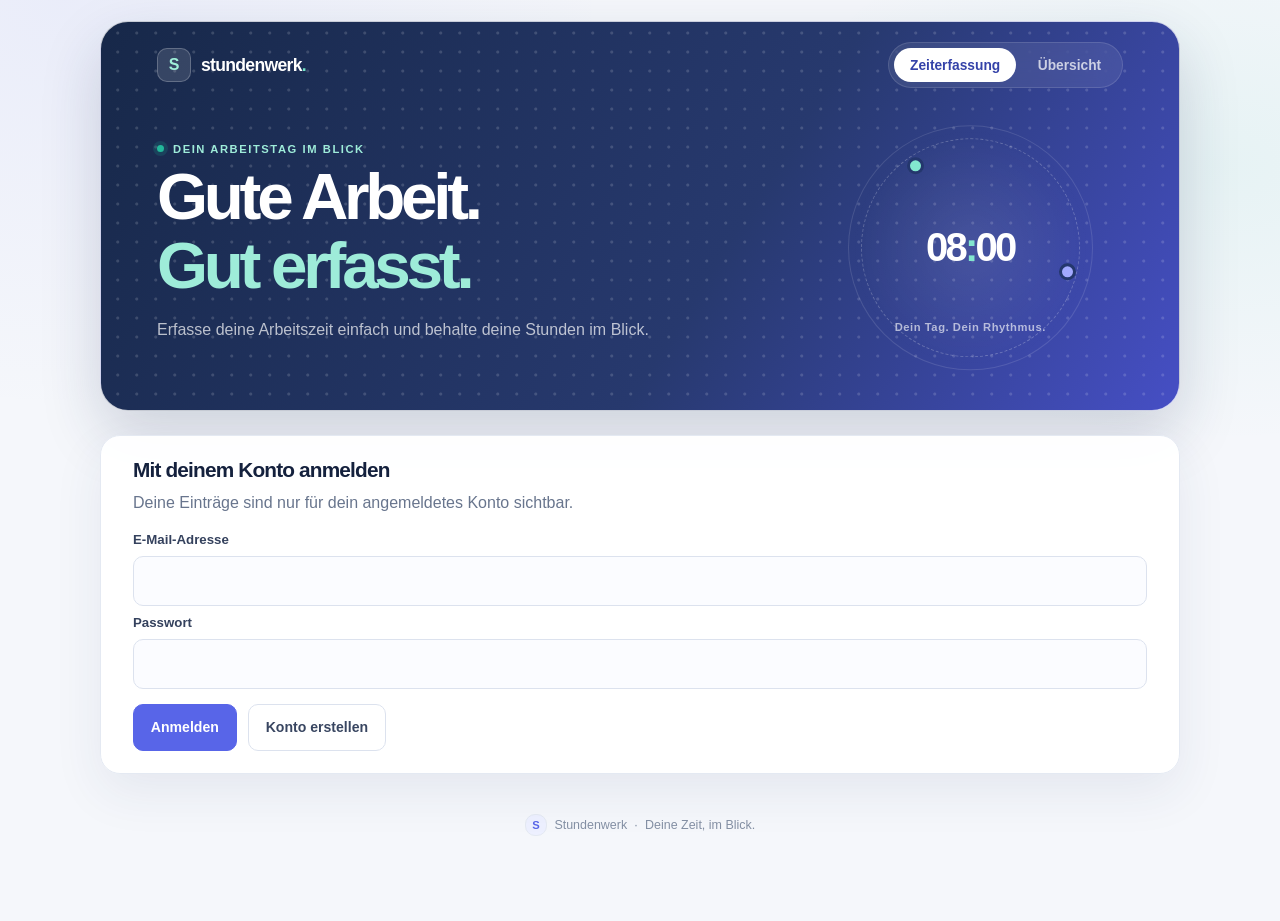
<file: index.html>
<!doctype html>
<html lang="de">
  <head>
    <meta charset="UTF-8" />
    <meta name="viewport" content="width=device-width, initial-scale=1.0" />
    <meta name="theme-color" content="#f5f7ff" />
    <link rel="icon" type="image/svg+xml" href="assets/stundenwerk.svg" />
    <title>Stundenwerk | Arbeitszeiterfassung</title>
    <link rel="stylesheet" href="css/styles.css" />
    <script type="module" src="js/script.js"></script>
  </head>
  <body>
    <header class="page-header">
      <a class="brand" href="index.html" aria-label="Stundenwerk Startseite">
        <span class="brand-mark" aria-hidden="true">S</span>
        <span>stundenwerk<span class="brand-period">.</span></span>
      </a>
      <nav class="page-nav" aria-label="Hauptnavigation">
        <a href="index.html" aria-current="page">Zeiterfassung</a>
        <a href="zeiten.html">Übersicht</a>
      </nav>
      <div class="hero-copy">
        <p class="eyebrow"><span class="status-dot"></span> Dein Arbeitstag im Blick</p>
        <h1>Gute Arbeit.<br /><span>Gut erfasst.</span></h1>
      <p class="intro">
          Erfasse deine Arbeitszeit einfach und behalte deine Stunden im Blick.
      </p>
      </div>
      <div class="hero-orbit" aria-hidden="true">
        <span class="orbit-ring"></span>
        <span class="orbit-clock">08<span>:</span>00</span>
        <span class="orbit-caption">Dein Tag. Dein Rhythmus.</span>
      </div>
    </header>

    <main>
      <section
        class="auth-section"
        id="auth-panel"
        aria-labelledby="auth-heading"
      >
        <h2 id="auth-heading">Mit deinem Konto anmelden</h2>
        <p class="auth-description">
          Deine Einträge sind nur für dein angemeldetes Konto sichtbar.
        </p>
        <form id="auth-form" class="auth-form">
          <label for="auth-email">E-Mail-Adresse</label>
          <input
            id="auth-email"
            name="email"
            type="email"
            autocomplete="email"
            required
          />
          <label for="auth-password">Passwort</label>
          <input
            id="auth-password"
            name="password"
            type="password"
            autocomplete="current-password"
            minlength="8"
            required
          />
          <div class="form-actions">
            <button type="submit" name="authAction" value="sign-in">
              Anmelden
            </button>
            <button
              class="secondary-button"
              type="submit"
              name="authAction"
              value="sign-up"
            >
              Konto erstellen
            </button>
          </div>
        </form>
        <p
          class="auth-status"
          id="auth-status"
          role="status"
          aria-live="polite"
        ></p>
      </section>

      <section class="signed-in-bar" id="signed-in-bar" hidden>
        <p><span class="avatar" aria-hidden="true">👋</span> Willkommen zurück, <strong id="signed-in-email"></strong></p>
        <button class="secondary-button" id="sign-out-button" type="button">Abmelden</button>
      </section>

      <div data-auth-required hidden>
        <section class="work-section" aria-labelledby="entry-heading">
          <form class="work-form" id="work-form" novalidate>
            <fieldset>
              <legend class="visually-hidden" id="entry-heading">Neuen Arbeitstag erfassen</legend>
              <div class="section-heading">
                <div>
                  <p class="eyebrow">Zeiterfassung</p>
                  <h2>Neuen Arbeitstag erfassen</h2>
                </div>
                <span class="today-badge"><span class="status-dot"></span> Sicher gespeichert</span>
              </div>
              <div class="field-grid">
                <div class="field field-wide">
                  <label for="employee-name">Name des Mitarbeitenden</label>
                  <input
                    id="employee-name"
                    name="employeeName"
                    type="text"
                    autocomplete="name"
                    placeholder="z. B. Robin Köpfli"
                    required
                  />
                </div>
                <div class="field field-wide">
                  <label for="work-date">Datum</label>
                  <input id="work-date" name="workDate" type="date" required />
                </div>
                <div class="field">
                  <label for="work-start">Arbeitsbeginn</label>
                  <input
                    id="work-start"
                    name="workStart"
                    type="time"
                    required
                  />
                </div>
                <div class="field">
                  <label for="work-end">Arbeitsende</label>
                  <input id="work-end" name="workEnd" type="time" required />
                </div>
                <div class="field">
                  <label for="break-minutes">Pause in Minuten</label>
                  <input
                    id="break-minutes"
                    name="breakMinutes"
                    type="number"
                    min="0"
                    step="1"
                    inputmode="numeric"
                    required
                  />
                </div>
              </div>
              <div class="form-actions">
                <button class="button-primary" id="calculate-work-time" type="button">
                  <span aria-hidden="true">✦</span>
                  Arbeitszeit berechnen
                </button>
                <button
                  class="secondary-button"
                  id="save-work-entry"
                  type="button"
                  disabled
                >
                  <span aria-hidden="true">＋</span>
                  Eintragen
                </button>
              </div>
            </fieldset>
          </form>

          <section class="result-section" aria-labelledby="result-heading">
            <h2 class="result-label" id="result-heading">
              Effektive Arbeitszeit
            </h2>
            <output
              id="work-result"
              name="workResult"
              form="work-form"
              aria-live="polite"
              aria-atomic="true"
              >Noch keine Berechnung durchgeführt.</output
            >
            <p class="result-hint">Deine Pause wird automatisch abgezogen.</p>
          </section>
        </section>

        <details class="profile-section">
          <summary>
            <span><span class="eyebrow">Persönlich</span><strong>Profil &amp; Vorgaben</strong></span>
            <span class="summary-icon" aria-hidden="true">＋</span>
          </summary>
          <form id="profile-form" class="profile-form">
            <p class="auth-description">Passe deinen Profilnamen und den bearbeitbaren Namensvorschlag für neue Einträge an.</p>
            <div class="field-grid">
              <div class="field">
                <label for="profile-name">Profilname</label>
                <input id="profile-name" name="profileName" type="text" autocomplete="name" placeholder="Dein Name" />
              </div>
              <div class="field">
                <label for="preferred-employee-name">Vorschlag für Mitarbeitenden-Namen</label>
                <input id="preferred-employee-name" name="preferredEmployeeName" type="text" placeholder="Wird beim Erfassen vorgeschlagen" />
              </div>
            </div>
            <div class="form-actions">
              <button class="button-primary" type="submit">Änderungen speichern</button>
              <button class="delete-text-button" id="delete-account-button" type="button">Konto löschen</button>
            </div>
            <p class="form-status" id="profile-status" role="status" aria-live="polite"></p>
          </form>
        </details>
      </div>
      <dialog class="confirm-dialog" id="delete-account-dialog" aria-labelledby="delete-account-heading">
        <form id="delete-account-form">
          <p class="eyebrow">Achtung · endgültig</p>
          <h2 id="delete-account-heading">Konto wirklich löschen?</h2>
          <p>Dein Konto und alle gespeicherten Arbeitszeiten werden dauerhaft gelöscht. Diese Aktion kann nicht rückgängig gemacht werden.</p>
          <label for="delete-account-confirmation">Tippe <strong>LÖSCHEN</strong> zur Bestätigung</label>
          <input id="delete-account-confirmation" autocomplete="off" required />
          <p class="form-status" id="delete-account-status" role="status" aria-live="polite"></p>
          <div class="form-actions">
            <button class="secondary-button" id="cancel-delete-account" type="button">Abbrechen</button>
            <button class="delete-button" type="submit">Endgültig löschen</button>
          </div>
        </form>
      </dialog>
    </main>

    <footer class="page-footer">
      <p><span class="brand-mark brand-mark-small" aria-hidden="true">S</span> Stundenwerk <span>·</span> Deine Zeit, im Blick.</p>
    </footer>
  </body>
</html>
</file>
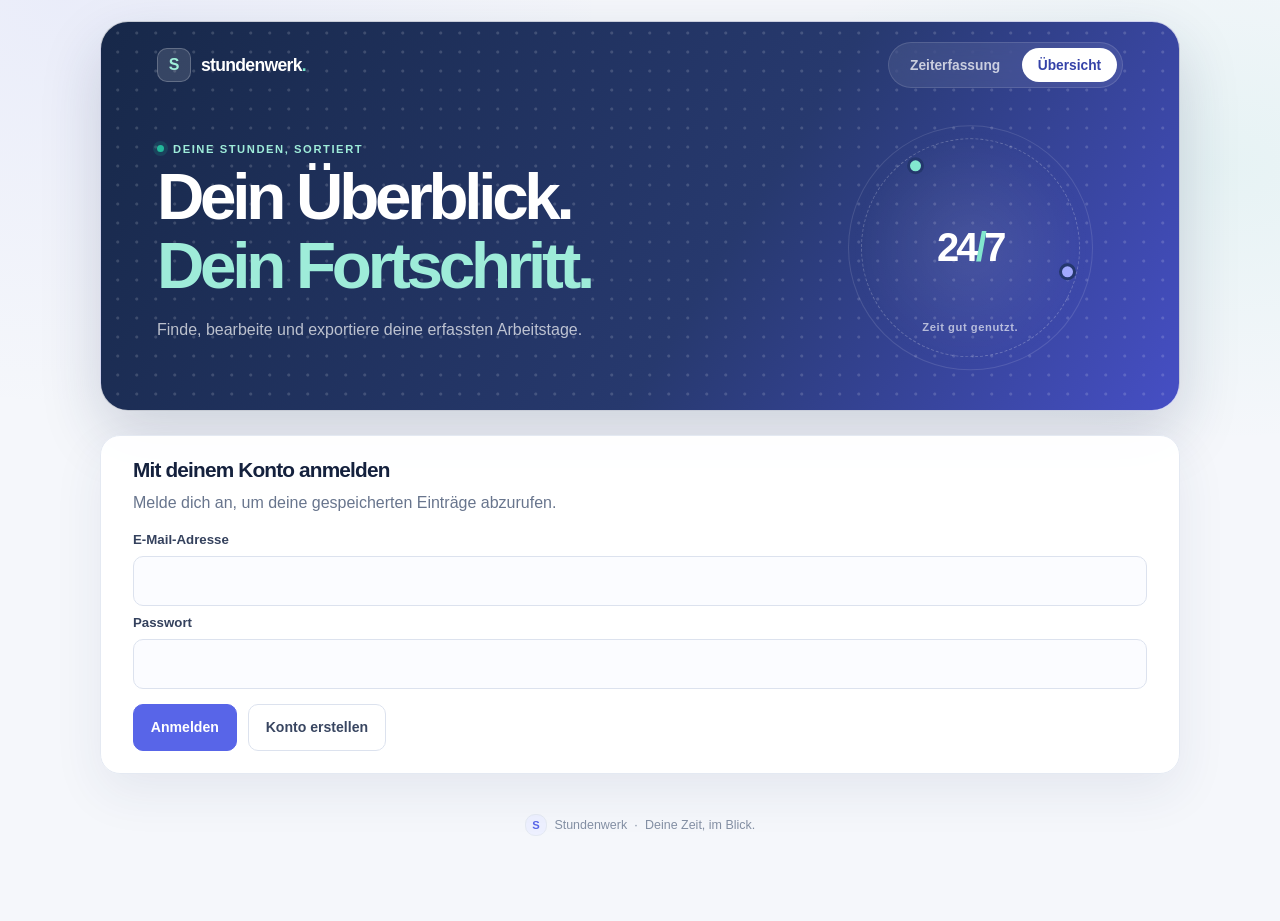
<file: zeiten.html>
<!doctype html>
<html lang="de">
  <head>
    <meta charset="UTF-8" />
    <meta name="viewport" content="width=device-width, initial-scale=1.0" />
    <meta name="theme-color" content="#f5f7ff" />
    <link rel="icon" type="image/svg+xml" href="assets/stundenwerk.svg" />
    <title>Übersicht | Stundenwerk</title>
    <link rel="stylesheet" href="css/styles.css" />
    <script type="module" src="js/zeiten.js"></script>
  </head>
  <body>
    <header class="page-header">
      <a class="brand" href="index.html" aria-label="Stundenwerk Startseite">
        <span class="brand-mark" aria-hidden="true">S</span>
        <span>stundenwerk<span class="brand-period">.</span></span>
      </a>
      <nav class="page-nav" aria-label="Hauptnavigation">
        <a href="index.html">Zeiterfassung</a>
        <a href="zeiten.html" aria-current="page">Übersicht</a>
      </nav>
      <div class="hero-copy">
        <p class="eyebrow"><span class="status-dot"></span> Deine Stunden, sortiert</p>
        <h1>Dein Überblick.<br /><span>Dein Fortschritt.</span></h1>
        <p class="intro">Finde, bearbeite und exportiere deine erfassten Arbeitstage.</p>
      </div>
      <div class="hero-orbit" aria-hidden="true">
        <span class="orbit-ring"></span>
        <span class="orbit-clock">24<span>/</span>7</span>
        <span class="orbit-caption">Zeit gut genutzt.</span>
      </div>
    </header>

    <main>
      <section
        class="auth-section"
        id="auth-panel"
        aria-labelledby="auth-heading"
      >
        <h2 id="auth-heading">Mit deinem Konto anmelden</h2>
        <p class="auth-description">
          Melde dich an, um deine gespeicherten Einträge abzurufen.
        </p>
        <form id="auth-form" class="auth-form">
          <label for="auth-email">E-Mail-Adresse</label>
          <input
            id="auth-email"
            name="email"
            type="email"
            autocomplete="email"
            required
          />
          <label for="auth-password">Passwort</label>
          <input
            id="auth-password"
            name="password"
            type="password"
            autocomplete="current-password"
            minlength="8"
            required
          />
          <div class="form-actions">
            <button type="submit" name="authAction" value="sign-in">
              Anmelden
            </button>
            <button
              class="secondary-button"
              type="submit"
              name="authAction"
              value="sign-up"
            >
              Konto erstellen
            </button>
          </div>
        </form>
        <p
          class="auth-status"
          id="auth-status"
          role="status"
          aria-live="polite"
        ></p>
      </section>

      <section class="signed-in-bar" id="signed-in-bar" hidden>
        <p><span class="avatar" aria-hidden="true">👋</span> Willkommen zurück, <strong id="signed-in-email"></strong></p>
        <button class="secondary-button" id="sign-out-button" type="button">Abmelden</button>
      </section>

      <div data-auth-required hidden>
      <section class="records-section" aria-labelledby="records-heading">
        <div class="stats-grid" aria-label="Zusammenfassung">
          <article class="stat-card stat-card-accent">
            <span class="stat-label">Gefilterte Arbeitstage</span>
            <strong id="stat-days">–</strong>
            <span class="stat-footnote">Einträge passend zu den Filtern</span>
          </article>
          <article class="stat-card">
            <span class="stat-label">Effektive Arbeitszeit</span>
            <strong id="stat-hours">–</strong>
            <span class="stat-footnote">Summe nach Abzug der Pausen</span>
          </article>
          <article class="stat-card">
            <span class="stat-label">Pausenzeit</span>
            <strong id="stat-breaks">–</strong>
            <span class="stat-footnote">Erfasste Pausen insgesamt</span>
          </article>
        </div>
        <div class="records-toolbar">
          <div>
            <p class="eyebrow">Deine Daten</p>
            <h2 class="records-heading" id="records-heading">Erfasste Arbeitstage</h2>
          </div>
          <div class="toolbar-actions">
            <button class="secondary-button" id="export-records" type="button">↓ CSV exportieren</button>
            <button id="refresh-records" type="button">Aktualisieren</button>
          </div>
        </div>
        <div class="filter-bar" aria-label="Einträge filtern">
          <div class="field">
            <label for="filter-from">Von</label>
            <input id="filter-from" type="date" />
          </div>
          <div class="field">
            <label for="filter-to">Bis</label>
            <input id="filter-to" type="date" />
          </div>
          <div class="field">
            <label for="filter-name">Name suchen</label>
            <input id="filter-name" type="search" placeholder="Mitarbeitenden-Name" />
          </div>
          <button class="text-button" id="clear-filters" type="button">Filter zurücksetzen</button>
        </div>
        <div class="records-table-wrap">
          <table class="records-table">
            <thead>
              <tr>
                <th scope="col">Datum</th>
                <th scope="col">Mitarbeitende</th>
                <th scope="col">Beginn</th>
                <th scope="col">Ende</th>
                <th scope="col">Pause</th>
                <th scope="col">Arbeitszeit</th>
                <th scope="col">Aktionen</th>
              </tr>
            </thead>
            <tbody id="records-body"></tbody>
          </table>
        </div>
        <p
          class="records-message"
          id="records-message"
          role="status"
          aria-live="polite"
        >
          Lade Einträge …
        </p>
      </section>
      <details class="profile-section">
        <summary>
          <span><span class="eyebrow">Persönlich</span><strong>Profil &amp; Vorgaben</strong></span>
          <span class="summary-icon" aria-hidden="true">＋</span>
        </summary>
        <form id="profile-form" class="profile-form">
          <p class="auth-description">Passe deinen Profilnamen und den bearbeitbaren Namensvorschlag für neue Einträge an.</p>
          <div class="field-grid">
            <div class="field">
              <label for="profile-name">Profilname</label>
              <input id="profile-name" name="profileName" type="text" autocomplete="name" placeholder="Dein Name" />
            </div>
            <div class="field">
              <label for="preferred-employee-name">Vorschlag für Mitarbeitenden-Namen</label>
              <input id="preferred-employee-name" name="preferredEmployeeName" type="text" placeholder="Wird beim Erfassen vorgeschlagen" />
            </div>
          </div>
          <div class="form-actions">
            <button class="button-primary" type="submit">Änderungen speichern</button>
            <button class="delete-text-button" id="delete-account-button" type="button">Konto löschen</button>
          </div>
          <p class="form-status" id="profile-status" role="status" aria-live="polite"></p>
        </form>
      </details>
      <dialog class="confirm-dialog" id="delete-account-dialog" aria-labelledby="delete-account-heading">
        <form id="delete-account-form">
          <p class="eyebrow">Achtung · endgültig</p>
          <h2 id="delete-account-heading">Konto wirklich löschen?</h2>
          <p>Dein Konto und alle gespeicherten Arbeitszeiten werden dauerhaft gelöscht. Diese Aktion kann nicht rückgängig gemacht werden.</p>
          <label for="delete-account-confirmation">Tippe <strong>LÖSCHEN</strong> zur Bestätigung</label>
          <input id="delete-account-confirmation" autocomplete="off" required />
          <p class="form-status" id="delete-account-status" role="status" aria-live="polite"></p>
          <div class="form-actions">
            <button class="secondary-button" id="cancel-delete-account" type="button">Abbrechen</button>
            <button class="delete-button" type="submit">Endgültig löschen</button>
          </div>
        </form>
      </dialog>
      <dialog class="confirm-dialog edit-dialog" id="edit-entry-dialog" aria-labelledby="edit-entry-heading">
        <form id="edit-entry-form">
          <p class="eyebrow">Eintrag verwalten</p>
          <h2 id="edit-entry-heading">Arbeitstag bearbeiten</h2>
          <input type="hidden" name="entryId" />
          <div class="field-grid">
            <div class="field field-wide">
              <label for="edit-employee-name">Name des Mitarbeitenden</label>
              <input id="edit-employee-name" name="employeeName" type="text" required />
            </div>
            <div class="field field-wide">
              <label for="edit-work-date">Datum</label>
              <input id="edit-work-date" name="workDate" type="date" required />
            </div>
            <div class="field">
              <label for="edit-work-start">Arbeitsbeginn</label>
              <input id="edit-work-start" name="workStart" type="time" required />
            </div>
            <div class="field">
              <label for="edit-work-end">Arbeitsende</label>
              <input id="edit-work-end" name="workEnd" type="time" required />
            </div>
            <div class="field">
              <label for="edit-break-minutes">Pause in Minuten</label>
              <input id="edit-break-minutes" name="breakMinutes" type="number" min="0" step="1" required />
            </div>
          </div>
          <p class="form-status" id="edit-entry-status" role="status" aria-live="polite"></p>
          <div class="form-actions">
            <button class="secondary-button" id="cancel-edit-entry" type="button">Abbrechen</button>
            <button class="button-primary" type="submit">Änderungen speichern</button>
          </div>
        </form>
      </dialog>
      </div>
    </main>

    <footer class="page-footer">
      <p><span class="brand-mark brand-mark-small" aria-hidden="true">S</span> Stundenwerk <span>·</span> Deine Zeit, im Blick.</p>
    </footer>
  </body>
</html>
</file>
<file: css/styles.css>
:root {
  color-scheme: light;
  --ink: #14213d;
  --muted: #68758d;
  --paper: #fff;
  --canvas: #f5f7fb;
  --line: #e4e9f2;
  --blue: #5865e8;
  --blue-dark: #414bc1;
  --mint: #23b89a;
  --coral: #d8525a;
  --focus: #f39b52;
  --shadow: 0 18px 50px rgb(36 54 100 / 8%);
  font-family: "Segoe UI", "Trebuchet MS", sans-serif;
  font-synthesis: none;
  text-rendering: optimizeLegibility;
}

* {
  box-sizing: border-box;
}

body {
  min-height: 100vh;
  margin: 0;
  color: var(--ink);
  background:
    radial-gradient(ellipse at 5% 0%, rgb(88 101 232 / 7%), transparent 34rem),
    radial-gradient(ellipse at 95% 18%, rgb(35 184 154 / 7%), transparent 28rem),
    var(--canvas);
}

button,
input {
  font: inherit;
}

button,
a,
summary {
  -webkit-tap-highlight-color: transparent;
}

.page-header,
main,
.page-footer {
  width: min(100% - 2.5rem, 1080px);
  margin-inline: auto;
}

.page-header {
  position: relative;
  display: flex;
  min-height: 390px;
  flex-wrap: wrap;
  align-content: flex-start;
  align-items: center;
  justify-content: space-between;
  gap: 0 2rem;
  margin-top: 1.3rem;
  padding: 1.25rem clamp(1.4rem, 5vw, 3.5rem) 2.3rem;
  overflow: hidden;
  border: 1px solid rgb(255 255 255 / 75%);
  border-radius: 28px;
  background:
    radial-gradient(circle at 88% 58%, rgb(255 255 255 / 15%) 0 1px, transparent 2px) 0 0 / 19px 19px,
    linear-gradient(122deg, #172849, #27396e 58%, #464fc5);
  box-shadow: 0 24px 60px rgb(27 43 84 / 18%);
  color: #fff;
  animation: rise-in 650ms both cubic-bezier(0.2, 0.7, 0.2, 1);
}

.brand {
  z-index: 1;
  display: inline-flex;
  align-items: center;
  gap: 0.65rem;
  color: #fff;
  font-family: "Segoe UI", "Trebuchet MS", sans-serif;
  font-size: 1.1rem;
  font-weight: 800;
  letter-spacing: -0.04em;
  text-decoration: none;
}

.brand-period {
  color: #70e2c6;
}

.brand-mark {
  display: inline-grid;
  width: 2.1rem;
  height: 2.1rem;
  place-items: center;
  border: 1px solid rgb(255 255 255 / 22%);
  border-radius: 10px;
  background: rgb(255 255 255 / 13%);
  color: #9ff0d9;
  font-family: "Segoe UI", "Trebuchet MS", sans-serif;
  font-size: 1rem;
  font-weight: 800;
}

.brand-mark-small {
  width: 1.4rem;
  height: 1.4rem;
  border-color: var(--line);
  background: #edf0ff;
  color: var(--blue);
  font-size: 0.7rem;
  vertical-align: middle;
}

.page-nav {
  z-index: 1;
  display: flex;
  gap: 0.35rem;
  padding: 0.3rem;
  border: 1px solid rgb(255 255 255 / 13%);
  border-radius: 999px;
  background: rgb(255 255 255 / 8%);
  backdrop-filter: blur(12px);
}

.page-nav a {
  padding: 0.62rem 1rem;
  border-radius: 999px;
  color: rgb(255 255 255 / 73%);
  font-size: 0.86rem;
  font-weight: 700;
  text-decoration: none;
  transition:
    background 180ms ease,
    color 180ms ease,
    transform 180ms ease;
}

.page-nav a:hover {
  color: #fff;
  transform: translateY(-1px);
}

.page-nav a[aria-current="page"] {
  background: #fff;
  color: #3442a8;
}

.hero-copy {
  z-index: 1;
  width: min(62%, 650px);
  margin-top: 3.4rem;
  animation: fade-in 700ms 120ms both ease-out;
}

.eyebrow {
  margin: 0 0 0.55rem;
  color: var(--blue);
  font-size: 0.7rem;
  font-weight: 800;
  letter-spacing: 0.14em;
  text-transform: uppercase;
}

.hero-copy .eyebrow {
  display: flex;
  align-items: center;
  gap: 0.55rem;
  color: #9eecd9;
}

.status-dot {
  display: inline-block;
  width: 0.45rem;
  height: 0.45rem;
  flex: 0 0 auto;
  border-radius: 50%;
  background: var(--mint);
  box-shadow: 0 0 0 4px rgb(35 184 154 / 16%);
  animation: pulse 2.3s infinite ease-in-out;
}

h1,
h2,
p {
  overflow-wrap: anywhere;
}

h1,
.section-heading h2 {
  font-family: "Segoe UI", "Trebuchet MS", sans-serif;
}

h1 {
  margin: 0;
  font-size: clamp(2.25rem, 5.3vw, 4.1rem);
  font-weight: 800;
  letter-spacing: -0.065em;
  line-height: 1.04;
}

h1 span {
  color: #9eecd9;
}

.intro {
  max-width: 31rem;
  margin: 1rem 0 0;
  color: rgb(255 255 255 / 70%);
  font-size: 1rem;
  line-height: 1.7;
}

.hero-orbit {
  position: absolute;
  top: 50%;
  right: 8%;
  display: grid;
  width: 245px;
  height: 245px;
  place-items: center;
  border: 1px solid rgb(255 255 255 / 12%);
  border-radius: 50%;
  background: radial-gradient(circle, rgb(255 255 255 / 9%), transparent 69%);
  transform: translateY(-37%);
  animation: float 6s infinite ease-in-out;
}

.orbit-ring {
  position: absolute;
  inset: 12px;
  border: 1px dashed rgb(255 255 255 / 24%);
  border-radius: 50%;
  animation: rotate 36s infinite linear;
}

.orbit-ring::before,
.orbit-ring::after {
  position: absolute;
  width: 11px;
  height: 11px;
  border: 3px solid #24376d;
  border-radius: 50%;
  background: #83e8cf;
  content: "";
}

.orbit-ring::before {
  top: 18px;
  left: 45px;
}

.orbit-ring::after {
  right: 3px;
  bottom: 76px;
  background: #a2a9ff;
}

.orbit-clock {
  font-family: "Segoe UI", "Trebuchet MS", sans-serif;
  font-size: 2.5rem;
  font-weight: 800;
  letter-spacing: -0.07em;
}

.orbit-clock span {
  color: #82e7ce;
}

.orbit-caption {
  position: absolute;
  bottom: 36px;
  color: rgb(255 255 255 / 63%);
  font-size: 0.7rem;
  font-weight: 700;
  letter-spacing: 0.05em;
}

main {
  margin-top: 1.5rem;
  animation: rise-in 650ms 80ms both cubic-bezier(0.2, 0.7, 0.2, 1);
}

.auth-section,
.signed-in-bar,
.work-section,
.records-section,
.profile-section {
  border: 1px solid var(--line);
  border-radius: 20px;
  background: rgb(255 255 255 / 94%);
  box-shadow: var(--shadow);
}

.auth-section,
.signed-in-bar {
  margin-bottom: 1rem;
  padding: 1.4rem clamp(1.2rem, 4vw, 2rem);
}

.auth-section h2,
.records-heading,
.confirm-dialog h2 {
  margin: 0;
  font-family: "Segoe UI", "Trebuchet MS", sans-serif;
  font-size: 1.3rem;
  letter-spacing: -0.04em;
}

.auth-description,
.auth-status {
  margin: 0.55rem 0 0;
  color: var(--muted);
  line-height: 1.55;
}

.auth-form {
  display: grid;
  grid-template-columns: 1fr;
  gap: 0.55rem;
  margin-top: 1rem;
}

.auth-form .form-actions {
  margin-top: 0.4rem;
}

.auth-status:empty,
.form-status:empty {
  display: none;
}

.signed-in-bar {
  display: flex;
  align-items: center;
  justify-content: space-between;
  gap: 1rem;
}

.signed-in-bar p {
  display: flex;
  align-items: center;
  gap: 0.55rem;
  margin: 0;
  color: var(--muted);
}

.signed-in-bar strong {
  color: var(--ink);
}

.avatar {
  display: inline-grid;
  width: 2.3rem;
  height: 2.3rem;
  place-items: center;
  border-radius: 50%;
  background: #edf0ff;
}

[hidden] {
  display: none !important;
}

.work-section {
  overflow: hidden;
}

.work-form {
  padding: clamp(1.35rem, 4vw, 2.4rem);
}

fieldset {
  min-width: 0;
  margin: 0;
  padding: 0;
  border: 0;
}

.visually-hidden {
  position: absolute;
  width: 1px;
  height: 1px;
  padding: 0;
  overflow: hidden;
  clip: rect(0, 0, 0, 0);
  white-space: nowrap;
  clip-path: inset(50%);
}

.section-heading,
.records-toolbar {
  display: flex;
  align-items: center;
  justify-content: space-between;
  gap: 1rem;
}

.section-heading {
  margin-bottom: 1.5rem;
}

.section-heading .eyebrow,
.records-toolbar .eyebrow {
  margin-bottom: 0.3rem;
}

.section-heading h2 {
  margin: 0;
  font-size: clamp(1.35rem, 3vw, 1.75rem);
  letter-spacing: -0.055em;
}

.today-badge {
  display: inline-flex;
  align-items: center;
  gap: 0.6rem;
  padding: 0.55rem 0.8rem;
  border: 1px solid #d9f2e9;
  border-radius: 999px;
  background: #f1fbf7;
  color: #24795f;
  font-size: 0.75rem;
  font-weight: 700;
  white-space: nowrap;
}

.field-grid {
  display: grid;
  grid-template-columns: repeat(2, minmax(0, 1fr));
  gap: 1.15rem 1rem;
}

.field {
  display: grid;
  min-width: 0;
  gap: 0.45rem;
}

.field-wide {
  grid-column: 1 / -1;
}

label {
  color: #34415d;
  font-size: 0.83rem;
  font-weight: 700;
}

input {
  width: 100%;
  min-height: 3.15rem;
  padding: 0.75rem 0.9rem;
  border: 1px solid #dce2ee;
  border-radius: 10px;
  color: var(--ink);
  background: #fbfcff;
  transition:
    border-color 170ms ease,
    box-shadow 170ms ease,
    background 170ms ease,
    transform 170ms ease;
}

input:hover {
  border-color: #c1c9e7;
}

input:focus {
  border-color: var(--blue);
  outline: 0;
  background: #fff;
  box-shadow: 0 0 0 4px rgb(88 101 232 / 12%);
}

input::placeholder {
  color: #a1aabd;
}

input:focus-visible,
button:focus-visible,
a:focus-visible,
summary:focus-visible {
  outline: 3px solid var(--focus);
  outline-offset: 3px;
}

.form-actions,
.toolbar-actions {
  display: flex;
  flex-wrap: wrap;
  align-items: center;
  gap: 0.7rem;
}

.form-actions {
  margin-top: 1.5rem;
}

button {
  display: inline-flex;
  min-height: 2.9rem;
  align-items: center;
  justify-content: center;
  gap: 0.5rem;
  padding: 0.68rem 1.05rem;
  border: 1px solid var(--blue);
  border-radius: 10px;
  color: #fff;
  background: var(--blue);
  font-size: 0.88rem;
  font-weight: 750;
  cursor: pointer;
  transition:
    transform 170ms ease,
    box-shadow 170ms ease,
    border-color 170ms ease,
    background 170ms ease,
    color 170ms ease;
}

button:hover:not(:disabled) {
  border-color: var(--blue-dark);
  background: var(--blue-dark);
  box-shadow: 0 7px 18px rgb(72 82 190 / 22%);
  transform: translateY(-1px);
}

button:active:not(:disabled) {
  transform: translateY(0) scale(0.98);
}

.button-primary {
  box-shadow: 0 8px 18px rgb(88 101 232 / 22%);
}

.secondary-button {
  border-color: #dce2ee;
  color: #394661;
  background: #fff;
}

.secondary-button:hover:not(:disabled) {
  border-color: #c7cfee;
  color: #313da5;
  background: #f6f7ff;
}

.delete-text-button {
  margin-left: auto;
  border-color: transparent;
  color: var(--coral);
  background: transparent;
}

.delete-text-button:hover:not(:disabled) {
  border-color: #f4d5d7;
  color: #b63842;
  background: #fff5f5;
  box-shadow: none;
}

button:disabled {
  cursor: not-allowed;
  opacity: 0.52;
}

.result-section {
  padding: 1.25rem clamp(1.35rem, 4vw, 2.4rem) 1.5rem;
  border-top: 1px solid #e5e9f5;
  background:
    radial-gradient(circle at 90% 10%, rgb(35 184 154 / 9%), transparent 15rem),
    #f6f8ff;
}

.result-label {
  margin: 0 0 0.45rem;
  color: var(--muted);
  font-size: 0.72rem;
  font-weight: 800;
  letter-spacing: 0.13em;
  text-transform: uppercase;
}

output {
  display: block;
  min-height: 1.7rem;
  color: #263477;
  font-family: "Segoe UI", "Trebuchet MS", sans-serif;
  font-size: clamp(1rem, 2.7vw, 1.28rem);
  font-weight: 800;
  line-height: 1.5;
}

output[data-state="error"] {
  color: var(--coral);
}

.result-hint {
  margin: 0.3rem 0 0;
  color: var(--muted);
  font-size: 0.78rem;
}

.profile-section {
  margin-top: 1rem;
  overflow: hidden;
}

.profile-section summary {
  display: flex;
  min-height: 5.3rem;
  align-items: center;
  justify-content: space-between;
  gap: 1rem;
  padding: 1rem 1.4rem;
  cursor: pointer;
  list-style: none;
}

.profile-section summary::-webkit-details-marker {
  display: none;
}

.profile-section summary > span:first-child {
  display: grid;
  gap: 0.15rem;
}

.profile-section summary .eyebrow {
  margin: 0;
}

.profile-section summary strong {
  font-family: "Segoe UI", "Trebuchet MS", sans-serif;
  font-size: 1.02rem;
}

.summary-icon {
  display: grid;
  width: 2rem;
  height: 2rem;
  place-items: center;
  border-radius: 50%;
  background: #edf0ff;
  color: var(--blue);
  font-size: 1.2rem;
  transition: transform 180ms ease;
}

.profile-section[open] .summary-icon {
  transform: rotate(45deg);
}

.profile-form {
  padding: 0 1.4rem 1.4rem;
  animation: fade-in 250ms ease-out;
}

.form-status {
  margin: 0.8rem 0 0;
  color: var(--muted);
  font-size: 0.86rem;
  line-height: 1.5;
}

.records-section {
  padding: clamp(1.2rem, 3.5vw, 2rem);
}

.stats-grid {
  display: grid;
  grid-template-columns: repeat(3, minmax(0, 1fr));
  gap: 0.9rem;
  margin-bottom: 2rem;
}

.stat-card {
  position: relative;
  display: grid;
  min-height: 142px;
  align-content: center;
  gap: 0.35rem;
  padding: 1.1rem 1.25rem;
  overflow: hidden;
  border: 1px solid var(--line);
  border-radius: 15px;
  background: #fbfcff;
  transition:
    transform 200ms ease,
    box-shadow 200ms ease;
}

.stat-card:hover {
  box-shadow: 0 12px 28px rgb(36 54 100 / 8%);
  transform: translateY(-3px);
}

.stat-card-accent {
  border-color: #dcdfff;
  background:
    radial-gradient(circle at 95% 5%, rgb(88 101 232 / 12%), transparent 8rem),
    #f6f7ff;
}

.stat-label {
  color: var(--muted);
  font-size: 0.76rem;
  font-weight: 700;
}

.stat-card strong {
  font-family: "Segoe UI", "Trebuchet MS", sans-serif;
  font-size: clamp(1.4rem, 3vw, 2rem);
  letter-spacing: -0.06em;
}

.stat-footnote {
  color: #929db0;
  font-size: 0.7rem;
}

.records-toolbar {
  margin-bottom: 1.2rem;
}

.toolbar-actions {
  justify-content: flex-end;
}

.filter-bar {
  display: grid;
  grid-template-columns: minmax(140px, 0.7fr) minmax(140px, 0.7fr) minmax(180px, 1.3fr) auto;
  align-items: end;
  gap: 0.75rem;
  margin-bottom: 1.1rem;
  padding: 1rem;
  border: 1px solid var(--line);
  border-radius: 14px;
  background: #fafbfe;
}

.filter-bar input {
  min-height: 2.8rem;
  padding: 0.6rem 0.7rem;
  font-size: 0.82rem;
}

.filter-bar label {
  font-size: 0.72rem;
}

.text-button {
  min-height: 2.8rem;
  padding-inline: 0.55rem;
  border-color: transparent;
  color: var(--blue);
  background: transparent;
  font-size: 0.77rem;
}

.text-button:hover:not(:disabled) {
  border-color: transparent;
  color: var(--blue-dark);
  background: #f0f1ff;
  box-shadow: none;
}

.records-table-wrap {
  overflow-x: auto;
  border: 1px solid var(--line);
  border-radius: 13px;
}

.records-table {
  width: 100%;
  border-collapse: collapse;
  text-align: left;
}

.records-table th,
.records-table td {
  padding: 0.88rem 0.85rem;
  border-bottom: 1px solid #edf0f5;
  white-space: nowrap;
}

.records-table tbody tr {
  transition: background 150ms ease;
  animation: fade-in 300ms both ease-out;
}

.records-table tbody tr:hover {
  background: #f8f9ff;
}

.records-table tbody tr:last-child td {
  border-bottom: 0;
}

.records-table th {
  background: #f8f9fc;
  color: #7c879a;
  font-size: 0.68rem;
  font-weight: 800;
  letter-spacing: 0.09em;
  text-transform: uppercase;
}

.records-table td {
  color: #46536d;
  font-size: 0.84rem;
}

.records-table td:nth-child(2) {
  color: var(--ink);
  font-weight: 700;
}

.row-actions {
  display: flex;
  gap: 0.4rem;
}

.icon-button {
  display: inline-grid;
  width: 2.35rem;
  min-width: 2.35rem;
  min-height: 2.35rem;
  place-items: center;
  padding: 0.45rem;
  border-color: #e1e5f0;
  border-radius: 9px;
  color: #66738c;
  background: #fff;
}

.icon-button:hover:not(:disabled) {
  color: var(--blue);
  background: #f5f6ff;
}

.icon-button svg {
  width: 1.08rem;
  height: 1.08rem;
  fill: none;
  stroke: currentColor;
  stroke-linecap: round;
  stroke-linejoin: round;
  stroke-width: 1.8;
}

.records-table .delete-button {
  border-color: #f0d9dc;
  color: var(--coral);
}

.records-table .delete-button:hover:not(:disabled) {
  border-color: var(--coral);
  color: #fff;
  background: var(--coral);
  box-shadow: 0 5px 14px rgb(216 82 90 / 18%);
}

.records-message {
  min-height: 1.2rem;
  margin: 0.85rem 0 0;
  color: var(--muted);
  font-size: 0.8rem;
}

.confirm-dialog {
  width: min(100% - 2rem, 480px);
  max-height: min(90vh, 800px);
  padding: 1.7rem;
  overflow-y: auto;
  border: 1px solid var(--line);
  border-radius: 20px;
  background: #fff;
  box-shadow: 0 28px 100px rgb(20 33 61 / 25%);
  color: var(--ink);
}

.edit-dialog {
  width: min(100% - 2rem, 620px);
}

.confirm-dialog::backdrop {
  background: rgb(19 29 53 / 54%);
  backdrop-filter: blur(5px);
  animation: fade-in 180ms ease-out;
}

.confirm-dialog h2 {
  margin-bottom: 0.7rem;
}

.confirm-dialog > form > p:not(.eyebrow, .form-status) {
  color: var(--muted);
  line-height: 1.6;
}

.confirm-dialog label {
  display: block;
  margin: 1.1rem 0 0.45rem;
}

.confirm-dialog .delete-button {
  border-color: var(--coral);
  background: var(--coral);
}

.confirm-dialog .delete-button:hover:not(:disabled) {
  border-color: #b63842;
  background: #b63842;
}

.page-footer {
  display: flex;
  justify-content: center;
  padding-block: 1.5rem 2.5rem;
  color: #8490a4;
  font-size: 0.78rem;
}

.page-footer p {
  display: flex;
  align-items: center;
  gap: 0.45rem;
  margin: 0;
}

@keyframes rise-in {
  from {
    opacity: 0;
    transform: translateY(18px);
  }

  to {
    opacity: 1;
    transform: translateY(0);
  }
}

@keyframes fade-in {
  from {
    opacity: 0;
  }

  to {
    opacity: 1;
  }
}

@keyframes pulse {
  50% {
    box-shadow: 0 0 0 7px rgb(35 184 154 / 4%);
  }
}

@keyframes float {
  50% {
    transform: translateY(calc(-37% - 8px));
  }
}

@keyframes rotate {
  to {
    transform: rotate(360deg);
  }
}

@media (max-width: 760px) {
  .page-header {
    min-height: 355px;
  }

  .hero-copy {
    width: 70%;
  }

  .hero-orbit {
    right: 3%;
    width: 190px;
    height: 190px;
  }

  .orbit-clock {
    font-size: 2rem;
  }

  .orbit-caption {
    bottom: 26px;
    font-size: 0.6rem;
  }

  .filter-bar {
    grid-template-columns: repeat(2, minmax(0, 1fr));
  }
}

@media (max-width: 560px) {
  .page-header,
  main,
  .page-footer {
    width: min(100% - 1.2rem, 1080px);
  }

  .page-header {
    min-height: 360px;
    gap: 1rem;
    margin-top: 0.6rem;
    padding: 1rem 1.2rem 1.7rem;
    border-radius: 20px;
  }

  .page-nav {
    gap: 0;
    padding: 0.2rem;
  }

  .page-nav a {
    padding: 0.55rem 0.65rem;
    font-size: 0.74rem;
  }

  .hero-copy {
    width: 100%;
    margin-top: 2.5rem;
  }

  h1 {
    font-size: clamp(2.15rem, 11vw, 3.2rem);
  }

  .intro {
    max-width: 19rem;
    font-size: 0.9rem;
  }

  .hero-orbit {
    top: auto;
    right: 0.5rem;
    bottom: -3.5rem;
    width: 145px;
    height: 145px;
    opacity: 0.52;
    transform: none;
  }

  .orbit-ring {
    inset: 7px;
  }

  .orbit-clock {
    font-size: 1.45rem;
  }

  .orbit-caption {
    bottom: 20px;
    font-size: 0.5rem;
  }

  main {
    margin-top: 0.85rem;
  }

  .signed-in-bar,
  .records-toolbar,
  .section-heading {
    align-items: flex-start;
    flex-direction: column;
  }

  .signed-in-bar p {
    flex-wrap: wrap;
  }

  .signed-in-bar button {
    align-self: stretch;
  }

  .today-badge {
    align-self: flex-start;
  }

  .field-grid {
    grid-template-columns: 1fr;
  }

  .field-wide {
    grid-column: auto;
  }

  .form-actions,
  .toolbar-actions {
    align-items: stretch;
    flex-direction: column;
  }

  .form-actions button,
  .toolbar-actions button {
    width: 100%;
  }

  .delete-text-button {
    margin-left: 0;
  }

  .stats-grid {
    grid-template-columns: 1fr;
    gap: 0.6rem;
    margin-bottom: 1.3rem;
  }

  .stat-card {
    min-height: 105px;
  }

  .stat-footnote {
    font-size: 0.68rem;
  }

  .filter-bar {
    grid-template-columns: 1fr;
  }

  .text-button {
    width: 100%;
  }

  .icon-button {
    width: 2.35rem !important;
  }

  .confirm-dialog {
    padding: 1.3rem;
  }

  .confirm-dialog .form-actions {
    flex-direction: row;
  }

  .confirm-dialog .form-actions button {
    width: auto;
    flex: 1;
  }
}

@media (prefers-reduced-motion: reduce) {
  *,
  *::before,
  *::after {
    scroll-behavior: auto !important;
    animation-duration: 0.01ms !important;
    animation-iteration-count: 1 !important;
    transition-duration: 0.01ms !important;
  }
}
</file>
